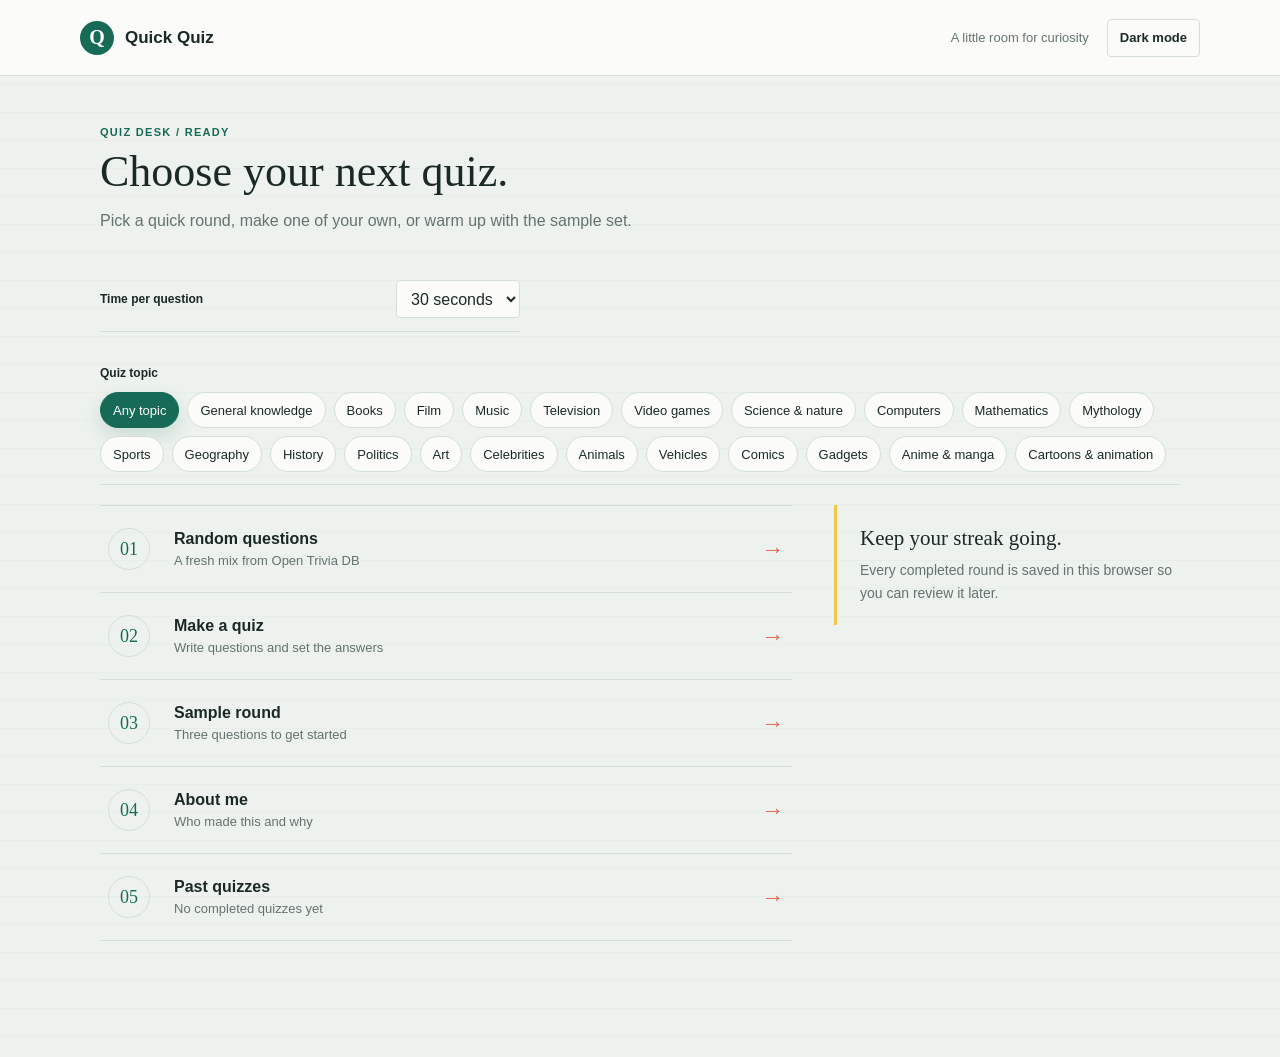
<file: index.html>
<!doctype html>
<html lang="en">
  <head>
    <meta charset="utf-8" />
    <meta name="viewport" content="width=device-width, initial-scale=1" />
    <meta http-equiv="refresh" content="0; url=web/" />
    <title>Quick Quiz</title>
    <script>
      window.location.replace("web/");
    </script>
  </head>
  <body>
    <p>Opening Quick Quiz. <a href="web/">Continue to the quiz</a>.</p>
  </body>
</html>
</file>
<file: web/static/styles.css>
﻿/**
 * Quick Quiz front-end styles
 * Split into sections for easier maintenance
 */

/* === Theme and base styles === */
:root {
        color-scheme: light;
        --paper: #edf2ee;
        --surface: #fbfcfa;
        --ink: #1b2926;
        --muted: #64736e;
        --line: #d5dfd9;
        --green: #176b56;
        --green-dark: #10513f;
        --coral: #df664d;
        --sun: #f0c94b;
        --field: #fbfcfa;
        --correct-surface: #dcebe3;
        --incorrect-surface: #f8e5df;
        --incorrect-ink: #863d30;
        --progress-track: #dce4de;
        --score-surface: #dcebe3;
        --status-error: #a03f30;
        --button-green: #176b56;
        --button-hover: #10513f;
        --button-ink: #ffffff;
        --serif:
          "Iowan Old Style", "Palatino Linotype", "Book Antiqua", Georgia, serif;
        --sans: "Aptos", "Segoe UI", sans-serif;
      }

      * {
        box-sizing: border-box;
      }

      body {
        margin: 0;
        min-height: 100vh;
        background-color: var(--paper);
        background-image: linear-gradient(
          rgba(23, 107, 86, 0.025) 1px,
          transparent 1px
        );
        background-size: 100% 28px;
        color: var(--ink);
        font-family: var(--sans);
      }

      :root[data-theme="dark"] {
        color-scheme: dark;
        --paper: #172321;
        --surface: #22312e;
        --ink: #edf3ef;
        --muted: #a6b6ae;
        --line: #3b5048;
        --green: #78c6a3;
        --green-dark: #b2e6c9;
        --coral: #f08b71;
        --sun: #f2d36e;
        --field: #22312e;
        --correct-surface: #294a3b;
        --incorrect-surface: #50332f;
        --incorrect-ink: #ffc2b3;
        --progress-track: #35463f;
        --score-surface: #294a3b;
        --status-error: #ffc2b3;
        --button-green: #2a7157;
        --button-hover: #225c46;
        --button-ink: #f3fff8;
      }

      :root[data-theme="dark"] body {
        background-image: linear-gradient(
          rgba(120, 198, 163, 0.035) 1px,
          transparent 1px
        );
      }

      button,
      input,
      select {
        font: inherit;
      }
      button {
        cursor: pointer;
      }
      button:focus-visible,
      input:focus-visible,
      select:focus-visible {
        outline: 3px solid var(--sun);
        outline-offset: 3px;
      }

      /* === App shell === */
      .topbar {
        height: 76px;
        display: flex;
        align-items: center;
        justify-content: space-between;
        padding: 0 max(28px, calc((100vw - 1120px) / 2));
        border-bottom: 1px solid var(--line);
        background: var(--surface);
      }

      .theme-toggle {
        min-height: 38px;
        padding: 0 12px;
        border: 1px solid var(--line);
        border-radius: 4px;
        background: transparent;
        color: var(--ink);
        font-size: 13px;
        font-weight: 700;
      }
      .theme-toggle:hover {
        border-color: var(--green);
      }

      .brand {
        display: flex;
        align-items: center;
        gap: 11px;
        font-weight: 750;
      }
      .brand-mark {
        width: 34px;
        height: 34px;
        display: grid;
        place-items: center;
        background: var(--green);
        border-radius: 50%;
        color: white;
        font-family: var(--serif);
        font-size: 20px;
      }
      .brand-name {
        font-size: 17px;
      }
      .top-note {
        color: var(--muted);
        font-size: 13px;
      }
      .header-actions {
        display: flex;
        align-items: center;
        gap: 18px;
      }

      main {
        width: min(100% - 48px, 1080px);
        margin: 50px auto 80px;
      }
      .eyebrow {
        margin: 0 0 10px;
        color: var(--green);
        font-size: 11px;
        font-weight: 800;
        letter-spacing: 1.3px;
        text-transform: uppercase;
      }
      h1,
      h2,
      p {
        margin-top: 0;
      }
      h1 {
        margin-bottom: 12px;
        font-family: var(--serif);
        font-size: 44px;
        font-weight: 500;
        line-height: 1.08;
      }
      .intro {
        max-width: 620px;
        margin-bottom: 34px;
        color: var(--muted);
        line-height: 1.6;
      }
      .about-card {
        max-width: 760px;
        margin: 0 0 28px;
        padding: 18px 20px;
        border: 1px solid var(--line);
        background: var(--surface);
      }
      .about-card h2 {
        margin: 0 0 8px;
        font-size: 20px;
      }
      .about-card p {
        margin: 0;
        color: var(--muted);
        line-height: 1.7;
      }

      .view {
        display: none;
        animation: arrive 0.28s ease-out;
      }
      .view.active {
        display: block;
      }
      @keyframes arrive {
        from {
          opacity: 0;
          transform: translateY(7px);
        }
        to {
          opacity: 1;
          transform: translateY(0);
        }
      }

      /* === Home screen === */
      .home-grid {
        display: grid;
        grid-template-columns: minmax(0, 1.6fr) minmax(250px, 0.8fr);
        gap: 42px;
      }
      .mode-list {
        border-top: 1px solid var(--line);
      }
      .mode {
        width: 100%;
        display: grid;
        grid-template-columns: 48px 1fr 30px;
        align-items: center;
        gap: 18px;
        padding: 22px 8px;
        border: 0;
        border-bottom: 1px solid var(--line);
        background: transparent;
        color: var(--ink);
        text-align: left;
        transition:
          background 0.15s ease,
          padding 0.15s ease;
      }
      .mode:hover {
        padding-right: 15px;
        padding-left: 15px;
        background: color-mix(in srgb, var(--surface) 88%, transparent);
      }
      .mode-index {
        width: 42px;
        height: 42px;
        display: grid;
        place-items: center;
        border: 1px solid var(--line);
        border-radius: 50%;
        color: var(--green);
        font-family: var(--serif);
        font-size: 18px;
      }
      .mode-title {
        display: block;
        margin-bottom: 5px;
        font-size: 16px;
        font-weight: 750;
      }
      .mode-subtitle {
        display: block;
        color: var(--muted);
        font-size: 13px;
      }
      .mode-arrow {
        color: var(--coral);
        font-size: 23px;
        text-align: right;
      }

      .side-note {
        align-self: start;
        padding: 21px 0 21px 23px;
        border-left: 3px solid var(--sun);
      }
      .side-note strong {
        display: block;
        margin-bottom: 8px;
        font-family: var(--serif);
        font-size: 21px;
        font-weight: 500;
      }
      .side-note p {
        margin: 0;
        color: var(--muted);
        font-size: 14px;
        line-height: 1.6;
      }

      .panel {
        max-width: 760px;
      }
      .panel-head {
        display: flex;
        align-items: end;
        justify-content: space-between;
        gap: 20px;
        margin-bottom: 24px;
      }
      .panel-head h1 {
        margin-bottom: 0;
      }
      .text-button {
        padding: 8px 0;
        border: 0;
        background: none;
        color: var(--green);
        font-weight: 700;
      }
      .text-button:hover {
        color: var(--green-dark);
        text-decoration: underline;
      }
      .field-grid {
        display: grid;
        grid-template-columns: 1fr 1fr;
        gap: 16px;
      }
      .field {
        display: grid;
        gap: 7px;
      }
      .field.full {
        grid-column: 1 / -1;
      }
      label {
        color: var(--muted);
        font-size: 12px;
        font-weight: 750;
      }
      input,
      select {
        width: 100%;
        min-height: 46px;
        padding: 10px 12px;
        border: 1px solid var(--line);
        border-radius: 4px;
        background: var(--field);
        color: var(--ink);
      }
      input::placeholder {
        color: #92a09a;
      }
      .form-actions {
        display: flex;
        flex-wrap: wrap;
        gap: 10px;
        margin-top: 20px;
      }
      .primary,
      .secondary {
        min-height: 44px;
        padding: 0 18px;
        border: 1px solid var(--green);
        border-radius: 4px;
        font-weight: 750;
      }
      .primary {
        background: var(--button-green);
        color: var(--button-ink);
      }
      .primary:hover {
        background: var(--button-hover);
      }
      .secondary {
        background: transparent;
        color: var(--green);
      }
      .secondary:hover {
        background: rgba(23, 107, 86, 0.07);
      }
      .status {
        min-height: 22px;
        margin: 14px 0 0;
        color: var(--muted);
        font-size: 13px;
      }
      .status.error {
        color: var(--status-error);
      }

      .question-stack {
        display: grid;
        gap: 9px;
        margin: 18px 0 22px;
      }
      .draft-row {
        display: flex;
        align-items: center;
        justify-content: space-between;
        gap: 15px;
        padding: 11px 13px;
        border-left: 3px solid var(--green);
        background: var(--surface);
      }
      .draft-row span {
        overflow: hidden;
        font-size: 13px;
        text-overflow: ellipsis;
        white-space: nowrap;
      }
      .remove-question {
        flex: 0 0 auto;
        border: 0;
        background: transparent;
        color: var(--status-error);
        font-size: 12px;
        font-weight: 700;
      }

      .quiz-top {
        display: flex;
        align-items: center;
        justify-content: space-between;
        margin-bottom: 19px;
        color: var(--muted);
        font-size: 13px;
        font-weight: 700;
      }
      .score-pill {
        padding: 8px 11px;
        border-radius: 99px;
        background: var(--correct-surface);
        color: var(--green-dark);
      }
      .progress-track {
        height: 5px;
        margin-bottom: 30px;
        overflow: hidden;
        background: var(--progress-track);
      }
      .progress-fill {
        width: 0;
        height: 100%;
        background: var(--coral);
        transition: width 0.25s ease;
      }
      .question-text {
        max-width: 740px;
        margin-bottom: 25px;
        font-family: var(--serif);
        font-size: 30px;
        font-weight: 500;
        line-height: 1.25;
      }
      .answer-list {
        display: grid;
        grid-template-columns: 1fr 1fr;
        gap: 10px;
      }
      .answer {
        position: relative;
        min-height: 58px;
        padding: 12px 15px;
        border: 1px solid var(--line);
        border-radius: 10px;
        background: var(--surface);
        color: var(--ink);
        text-align: left;
        overflow: hidden;
        transform-origin: center;
        transition:
          border-color 0.15s,
          background 0.15s,
          transform 0.2s ease,
          box-shadow 0.2s ease;
        animation: answerPOP 0.42s cubic-bezier(0.2, 0.8, 0.2, 1);
      }
      .answer::before {
        content: "";
        position: absolute;
        inset: 0;
        background: linear-gradient(
          120deg,
          transparent 30%,
          rgba(255, 255, 255, 0.35),
          transparent 70%
        );
        transform: translateX(-110%);
        opacity: 0;
      }
      .answer:hover:not(:disabled) {
        transform: translateY(-2px) scale(1.01);
        border-color: var(--green);
        box-shadow: 0 8px 18px rgba(23, 107, 86, 0.09);
      }
      .answer:hover:not(:disabled)::before {
        opacity: 1;
        animation: answerShimmer 0.7s ease;
      }
      .answer.correct {
        border-color: var(--green);
        background: var(--correct-surface);
        color: var(--green-dark);
        animation: correctAnswer 0.7s cubic-bezier(0.16, 1, 0.3, 1);
      }
      .answer.incorrect {
        border-color: #df927f;
        background: var(--incorrect-surface);
        color: var(--incorrect-ink);
        animation: wrongAnswer 0.7s cubic-bezier(0.16, 1, 0.3, 1);
      }
      .answer:disabled {
        cursor: default;
      }
      .quiz-footer {
        display: flex;
        align-items: center;
        justify-content: space-between;
        gap: 15px;
        margin-top: 19px;
      }
      .feedback {
        min-height: 23px;
        margin: 0;
        color: var(--muted);
        font-size: 14px;
        font-weight: 700;
      }

      .result-line {
        display: flex;
        align-items: center;
        gap: 22px;
        padding: 25px 0;
        border-top: 1px solid var(--line);
        border-bottom: 1px solid var(--line);
      }
      .result-score {
        color: var(--green);
        font-family: var(--serif);
        font-size: 60px;
        line-height: 1;
      }
      .result-copy {
        color: var(--muted);
        line-height: 1.5;
      }
      .stats-grid {
        display: grid;
        grid-template-columns: repeat(5, minmax(0, 1fr));
        gap: 10px;
        margin-top: 20px;
      }
      .stat-item {
        min-width: 0;
        padding: 13px 10px;
        border: 1px solid var(--line);
        background: var(--surface);
      }
      .stat-value {
        display: block;
        margin-bottom: 4px;
        color: var(--green);
        font-family: var(--serif);
        font-size: 25px;
      }
      .stat-label {
        display: block;
        color: var(--muted);
        font-size: 11px;
        line-height: 1.3;
      }
      .chart-panel {
        margin-top: 22px;
        padding: 18px 16px 12px;
        border: 1px solid var(--line);
        background: var(--surface);
      }
      .chart-panel h2 {
        margin: 0 0 16px;
        font-size: 14px;
        font-weight: 800;
        letter-spacing: 0.08em;
        text-transform: uppercase;
        color: var(--muted);
      }
      .stats-chart {
        display: grid;
        gap: 12px;
      }
      .chart-row {
        display: grid;
        grid-template-columns: 86px minmax(0, 1fr) 46px;
        align-items: center;
        gap: 12px;
        font-size: 13px;
      }
      .chart-row > span {
        color: var(--muted);
      }
      .chart-track {
        position: relative;
        height: 12px;
        border-radius: 999px;
        background: var(--progress-track);
        overflow: hidden;
      }
      .chart-bar {
        height: 100%;
        width: 0;
        border-radius: inherit;
        transition: width 0.25s ease;
      }
      .chart-correct {
        background: linear-gradient(90deg, var(--green), #5bb289);
      }
      .chart-incorrect {
        background: linear-gradient(90deg, #d97867, var(--coral));
      }
      .chart-skipped {
        background: linear-gradient(90deg, #b5b8b3, var(--muted));
      }
      .chart-answered {
        background: linear-gradient(90deg, #738a82, var(--green));
      }
      .chart-row strong {
        text-align: right;
        color: var(--ink);
      }

      .history-list {
        display: grid;
        gap: 12px;
      }
      .history-item {
        padding: 16px;
        border: 1px solid var(--line);
        background: var(--surface);
      }
      .history-item-head {
        display: flex;
        justify-content: space-between;
        gap: 14px;
        align-items: start;
      }
      .history-item-title {
        margin: 0 0 5px;
        font-weight: 750;
      }
      .history-item-meta {
        margin: 0;
        color: var(--muted);
        font-size: 13px;
      }
      .history-item-score {
        color: var(--green);
        font-family: var(--serif);
        font-size: 24px;
        white-space: nowrap;
      }
      .history-item-actions {
        display: flex;
        gap: 16px;
        margin-top: 12px;
      }
      .history-review {
        margin-top: 13px;
        border-top: 1px solid var(--line);
      }
      .review-question {
        padding: 10px 0;
        border-bottom: 1px solid var(--line);
        font-size: 13px;
        line-height: 1.5;
      }
      .review-question strong {
        display: block;
      }
      .review-correct {
        color: var(--green-dark);
      }
      .review-wrong {
        color: var(--status-error);
      }

      .timer-setting {
        display: flex;
        justify-content: space-between;
        align-items: center;
        gap: 12px;
        max-width: 420px;
        margin-bottom: 18px;
        padding: 13px 0;
        border-bottom: 1px solid var(--line);
      }
      .timer-setting label {
        color: var(--ink);
      }
      .timer-setting select {
        width: auto;
        min-width: 120px;
        min-height: 38px;
        padding: 6px 10px;
      }
      .topic-picker-wrap {
        margin-bottom: 20px;
        padding: 16px 0 12px;
        border-bottom: 1px solid var(--line);
      }
      .topic-picker-label {
        display: block;
        margin-bottom: 12px;
        color: var(--ink);
        font-weight: 700;
      }
      .topic-picker {
        display: flex;
        flex-wrap: wrap;
        gap: 8px;
      }
      .topic-option {
        min-height: 36px;
        padding: 7px 12px;
        border: 1px solid var(--line);
        background: var(--surface);
        color: var(--ink);
        border-radius: 999px;
        font-size: 13px;
        transition: all 0.15s ease;
      }
      .topic-option:hover {
        border-color: var(--green);
        transform: translateY(-1px);
      }
      .topic-option.selected {
        background: var(--green);
        border-color: var(--green);
        color: white;
        box-shadow: 0 8px 18px rgba(23, 107, 86, 0.16);
      }

      #quiz-view.view.active {
        display: grid;
        grid-template-columns: minmax(104px, 1fr) minmax(0, 760px) minmax(
            104px,
            1fr
          );
        align-items: center;
        column-gap: 20px;
        max-width: none;
      }
      #quiz-view > .panel-head,
      #quiz-view > .quiz-top,
      #quiz-view > .progress-track,
      #quiz-view > .question-text,
      #quiz-view > .answer-list,
      #quiz-view > .quiz-footer {
        grid-column: 2;
      }
      #quiz-view > .panel-head {
        grid-row: 1;
        width: 100%;
      }
      .creature-scene {
        display: flex;
        flex-direction: column;
        align-items: center;
        justify-content: center;
        gap: 8px;
        min-width: 0;
        color: var(--muted);
        text-align: center;
        font-size: 12px;
        font-weight: 700;
      }
      .creature-scene > span {
        display: none;
      }
      .creature-scene.sheep-scene {
        grid-column: 1;
        grid-row: 1 / span 6;
        --lamb-travel: min(calc(100vw - 152px), 940px);
      }
      .creature-scene.snake-scene {
        grid-column: 3;
        grid-row: 1 / span 6;
      }
      .creature-art {
        width: min(100%, 150px);
        height: auto;
        overflow: visible;
      }
      .sheep-art {
        transform-box: fill-box;
        transform-origin: 50% 100%;
        z-index: 3;
        pointer-events: none;
      }
      .sheep-body {
        transform-box: fill-box;
        transform-origin: center bottom;
        animation: lamb-float 1.15s ease-in-out infinite;
      }
      .sheep-leg {
        transform-box: fill-box;
        transform-origin: top center;
        animation: lamb-leg-wiggle 0.7s ease-in-out infinite alternate;
      }
      .snake-body {
        transform-box: fill-box;
        transform-origin: bottom center;
        animation: snake-sway 1.7s ease-in-out infinite;
      }
      .tear-drops {
        opacity: 0;
      }
      .tear-streams {
        opacity: 0;
        fill: none;
        stroke: #168de0;
        stroke-width: 7;
        stroke-linecap: round;
        stroke-linejoin: round;
        stroke-dasharray: 22 7;
      }
      .tear-highlights {
        opacity: 0;
        fill: none;
        stroke: #e8fbff;
        stroke-width: 2;
        stroke-linecap: round;
        stroke-dasharray: 8 18;
      }
      .tear-drops path {
        transform-box: fill-box;
        transform-origin: center;
      }
      .sad-mouth {
        opacity: 0;
      }
      .impact-mark {
        opacity: 0;
      }
      .reaction-correct .sheep-art {
        animation: lamb-leap-stomp 1.05s cubic-bezier(0.2, 0.7, 0.25, 1)
          forwards;
      }
      .reaction-correct .sheep-body {
        animation: lamb-excited 1.05s ease-in-out;
      }
      .reaction-correct .sheep-leg {
        animation: lamb-kick 1.05s ease-in-out;
      }
      .reaction-correct .snake-body {
        animation: snake-splat 0.72s ease-out 0.72s forwards;
      }
      .reaction-correct .impact-mark {
        animation: impact-pop 0.62s ease-out 0.7s forwards;
      }
      .reaction-wrong .sheep-art {
        animation: lamb-sob 1.35s ease-in-out infinite;
      }
      .reaction-wrong .sheep-body {
        animation: lamb-wobble 1.35s ease-in-out infinite;
      }
      .reaction-wrong .tear-drops {
        opacity: 1;
      }
      .reaction-wrong .tear-drops path {
        animation: tear-burst 0.82s ease-in infinite;
      }
      .reaction-wrong .tear-drops path:nth-child(2) {
        animation-delay: 0.2s;
      }
      .reaction-wrong .tear-drops path:nth-child(3) {
        animation-delay: 0.4s;
      }
      .reaction-wrong .tear-drops path:nth-child(4) {
        animation-delay: 0.1s;
      }
      .reaction-wrong .tear-streams {
        animation: tear-fountain 0.9s ease-in-out infinite;
      }
      .reaction-wrong .tear-highlights {
        animation: tear-fountain 0.65s linear infinite reverse;
      }
      .reaction-wrong .lamb-smile {
        opacity: 0;
      }
      .reaction-wrong .sad-mouth {
        opacity: 1;
      }
      @keyframes lamb-float {
        0%,
        100% {
          transform: translateY(0) rotate(0);
        }
        50% {
          transform: translateY(-4px) rotate(2deg);
        }
      }
      @keyframes lamb-leg-wiggle {
        from {
          transform: rotate(-4deg);
        }
        to {
          transform: rotate(5deg);
        }
      }
      @keyframes snake-sway {
        0%,
        100% {
          transform: rotate(-2deg) translateY(0);
        }
        50% {
          transform: rotate(3deg) translateY(-3px);
        }
      }
      @keyframes lamb-leap-stomp {
        0% {
          transform: translate(0, 0) rotate(0) scale(1);
        }
        27% {
          transform: translate(calc(var(--lamb-travel) * 0.34), -95px)
            rotate(-12deg) scale(1.08);
        }
        56% {
          transform: translate(calc(var(--lamb-travel) * 0.76), -82px)
            rotate(8deg) scale(1.04);
        }
        76% {
          transform: translate(var(--lamb-travel), 12px) rotate(-8deg)
            scale(1.12, 0.9);
        }
        84% {
          transform: translate(var(--lamb-travel), -7px) rotate(5deg)
            scale(0.96, 1.08);
        }
        92%,
        100% {
          transform: translate(var(--lamb-travel), 0) rotate(0) scale(1);
        }
      }
      @keyframes lamb-excited {
        0%,
        76%,
        100% {
          transform: translateY(0) rotate(0);
        }
        27% {
          transform: translateY(-5px) rotate(-8deg);
        }
        56% {
          transform: translateY(1px) rotate(7deg);
        }
        84% {
          transform: translateY(2px) rotate(-3deg);
        }
      }
      @keyframes lamb-kick {
        0%,
        55%,
        100% {
          transform: rotate(0);
        }
        67%,
        78% {
          transform: rotate(-48deg);
        }
        88% {
          transform: rotate(16deg);
        }
      }
      @keyframes snake-splat {
        0%,
        30% {
          transform: scaleY(1);
        }
        55%,
        100% {
          transform: scaleY(0.35) translateY(20px);
          opacity: 0.48;
        }
      }
      @keyframes impact-pop {
        0%,
        30% {
          opacity: 0;
          transform: scale(0.5);
        }
        55% {
          opacity: 1;
          transform: scale(1.15);
        }
        100% {
          opacity: 0;
          transform: scale(1.5);
        }
      }
      @keyframes lamb-wobble {
        0%,
        100% {
          transform: rotate(0);
        }
        25% {
          transform: rotate(-5deg);
        }
        75% {
          transform: rotate(5deg);
        }
      }
      @keyframes lamb-sad-bob {
        0%,
        100% {
          transform: translateY(0) rotate(0);
        }
        35% {
          transform: translateY(3px) rotate(-4deg);
        }
        70% {
          transform: translateY(1px) rotate(4deg);
        }
      }
      @keyframes tail-flick {
        from {
          transform: rotate(-9deg);
        }
        to {
          transform: rotate(10deg);
        }
      }
      @keyframes lamb-cry {
        0%,
        100% {
          transform: translateY(0) rotate(0);
        }
        22% {
          transform: translateY(5px) rotate(-10deg);
        }
        48% {
          transform: translateY(-3px) rotate(8deg);
        }
        72% {
          transform: translateY(6px) rotate(-8deg);
        }
      }
      @keyframes lamb-sob {
        0%,
        100% {
          transform: translateY(0) rotate(0) scale(1);
        }
        20% {
          transform: translateY(7px) rotate(-8deg) scale(1.08, 0.94);
        }
        42% {
          transform: translateY(-4px) rotate(7deg) scale(0.96, 1.06);
        }
        66% {
          transform: translateY(8px) rotate(-6deg) scale(1.1, 0.92);
        }
        84% {
          transform: translateY(-2px) rotate(5deg) scale(0.98, 1.04);
        }
      }
      @keyframes tear-burst {
        0% {
          opacity: 0;
          transform: translateY(-2px) scale(0.55);
        }
        14% {
          opacity: 1;
        }
        76% {
          opacity: 1;
          transform: translateY(38px) scale(1.25);
        }
        100% {
          opacity: 0;
          transform: translateY(54px) scale(0.9);
        }
      }
      @keyframes tear-fountain {
        0% {
          opacity: 0.7;
          stroke-dashoffset: 30;
        }
        45% {
          opacity: 1;
        }
        100% {
          opacity: 0.85;
          stroke-dashoffset: -30;
        }
      }
      /* === Quiz state and interactions === */
      .timer-chip {
        min-width: 74px;
        padding: 8px 11px;
        border-radius: 99px;
        background: var(--correct-surface);
        color: var(--green-dark);
        text-align: center;
        font-variant-numeric: tabular-nums;
      }
      .timer-chip.urgent {
        background: var(--incorrect-surface);
        color: var(--incorrect-ink);
      }
      .quiz-tools {
        display: flex;
        gap: 10px;
        align-items: center;
      }
      #quiz-view .form-actions {
        margin-top: 0;
      }

      @media (max-width: 720px) {
        .topbar {
          height: 64px;
          padding: 0 20px;
        }
        main {
          width: min(100% - 36px, 560px);
          margin-top: 34px;
        }
        h1 {
          font-size: 36px;
        }
        .home-grid {
          grid-template-columns: 1fr;
          gap: 28px;
        }
        .side-note {
          max-width: 500px;
        }
        #quiz-view.view.active {
          grid-template-columns: 1fr 1fr;
          column-gap: 12px;
          row-gap: 0;
        }
        #quiz-view > .creature-scene {
          grid-row: 1;
          align-self: end;
          min-height: 92px;
        }
        #quiz-view > .creature-scene.sheep-scene {
          grid-column: 1;
          --lamb-travel: calc(50vw - 2px);
        }
        #quiz-view > .creature-scene.snake-scene {
          grid-column: 2;
        }
        #quiz-view > .panel-head,
        #quiz-view > .quiz-top,
        #quiz-view > .progress-track,
        #quiz-view > .question-text,
        #quiz-view > .answer-list,
        #quiz-view > .quiz-footer {
          grid-column: 1 / -1;
        }
        #quiz-view > .panel-head {
          grid-row: 2;
        }
        .creature-art {
          width: 88px;
          max-height: 92px;
        }
      }
      @media (max-width: 480px) {
        main {
          width: calc(100% - 28px);
          margin-top: 28px;
        }
        .top-note {
          display: none;
        }
        .intro {
          margin-bottom: 25px;
        }
        .mode {
          grid-template-columns: 42px 1fr 20px;
          gap: 12px;
          padding: 17px 3px;
        }
        .mode-index {
          width: 38px;
          height: 38px;
        }
        .mode-subtitle {
          line-height: 1.4;
        }
        .field-grid,
        .answer-list {
          grid-template-columns: 1fr;
        }
        .field.full {
          grid-column: auto;
        }
        .panel-head {
          align-items: start;
        }
        #quiz-view > .panel-head {
          gap: 8px;
        }
        #quiz-view > .panel-head > div {
          min-width: 0;
        }
        #quiz-view > .panel-head h1 {
          font-size: 27px;
        }
        #quiz-view > .panel-head > button {
          flex: 0 0 auto;
          padding: 8px 0 8px 6px;
          white-space: nowrap;
          font-size: 12px;
        }
        .question-text {
          font-size: 26px;
        }
        .quiz-footer {
          align-items: start;
          flex-direction: column;
          position: static;
          padding: 0;
        }
        .quiz-footer .form-actions {
          width: 100%;
          justify-content: space-between;
          gap: 6px;
        }
        .quiz-footer .form-actions button {
          min-width: 0;
          padding: 0 10px;
        }
        .quiz-tools {
          width: 100%;
          justify-content: space-between;
        }
        .timer-setting {
          max-width: none;
        }
        .result-line {
          align-items: start;
          flex-direction: column;
          gap: 10px;
        }
        .stats-grid {
          grid-template-columns: repeat(2, minmax(0, 1fr));
        }
        .stat-item:last-child {
          grid-column: 1 / -1;
        }
      }
      /* === Answer and reaction animations === */
      @keyframes answerPOP {
        0% {
          opacity: 0;
          transform: scale(0.96) translateY(10px);
        }
        100% {
          opacity: 1;
          transform: scale(1) translateY(0);
        }
      }
      @keyframes answerShimmer {
        100% {
          transform: translateX(110%);
          opacity: 0;
        }
      }
      @keyframes correctAnswer {
        0% {
          transform: scale(0.98);
        }
        35% {
          transform: scale(1.04) rotate(-1deg);
        }
        70% {
          transform: scale(1.02) rotate(1deg);
        }
        100% {
          transform: scale(1);
        }
      }
      @keyframes wrongAnswer {
        0%,
        100% {
          transform: translateX(0);
        }
        15% {
          transform: translateX(-6px);
        }
        30% {
          transform: translateX(6px);
        }
        45% {
          transform: translateX(-5px);
        }
        60% {
          transform: translateX(5px);
        }
      }
      @keyframes celebratePulse {
        0% {
          transform: scale(1);
        }
        35% {
          transform: scale(1.015);
        }
        70% {
          transform: scale(0.995);
        }
        100% {
          transform: scale(1);
        }
      }
      @keyframes shakeBoard {
        0%,
        100% {
          transform: translateX(0);
        }
        20% {
          transform: translateX(-8px);
        }
        40% {
          transform: translateX(8px);
        }
        60% {
          transform: translateX(-5px);
        }
        80% {
          transform: translateX(5px);
        }
      }
      #quiz-view.reaction-correct {
        animation: celebratePulse 0.7s ease;
      }
      #quiz-view.reaction-wrong {
        animation: shakeBoard 0.55s ease;
      }
      @media (prefers-reduced-motion: reduce) {
        *,
        *::before,
        *::after {
          scroll-behavior: auto !important;
          animation-duration: 0.01ms !important;
          transition-duration: 0.01ms !important;
        }
      }
</file>
